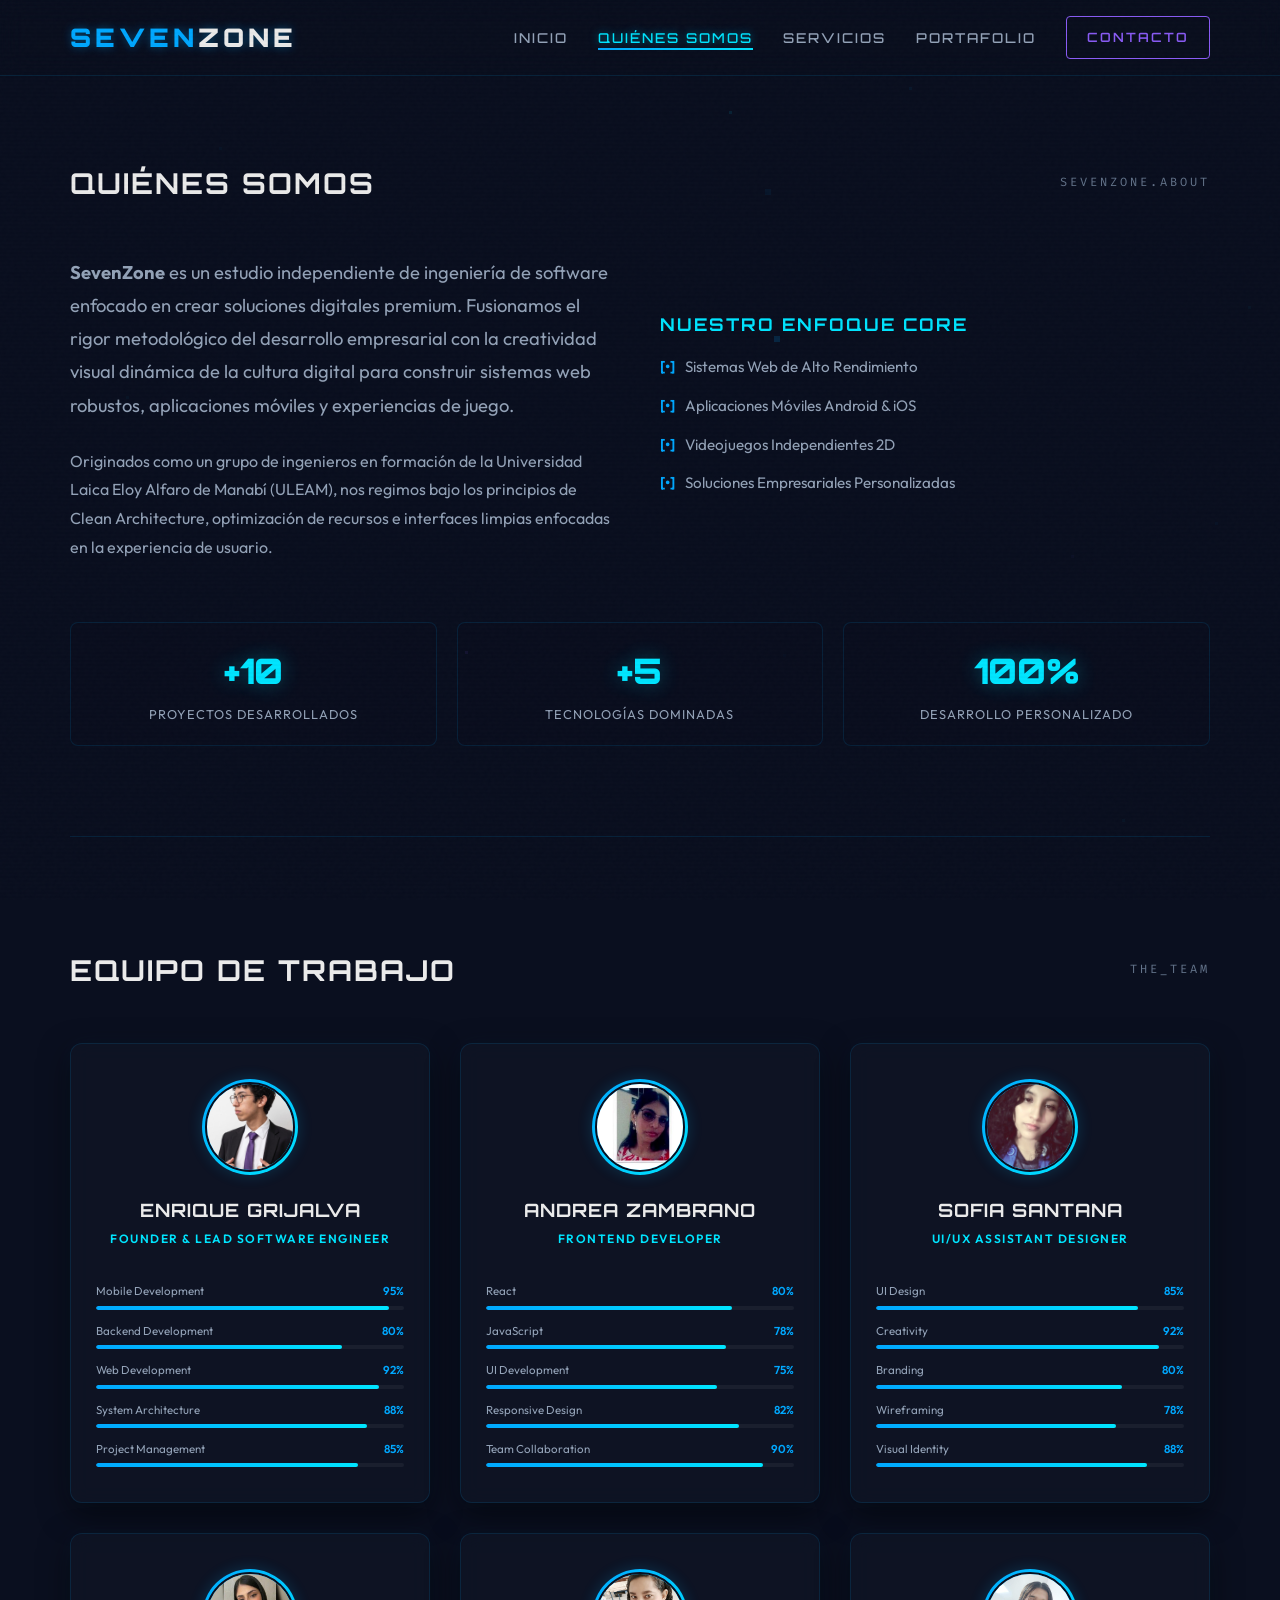
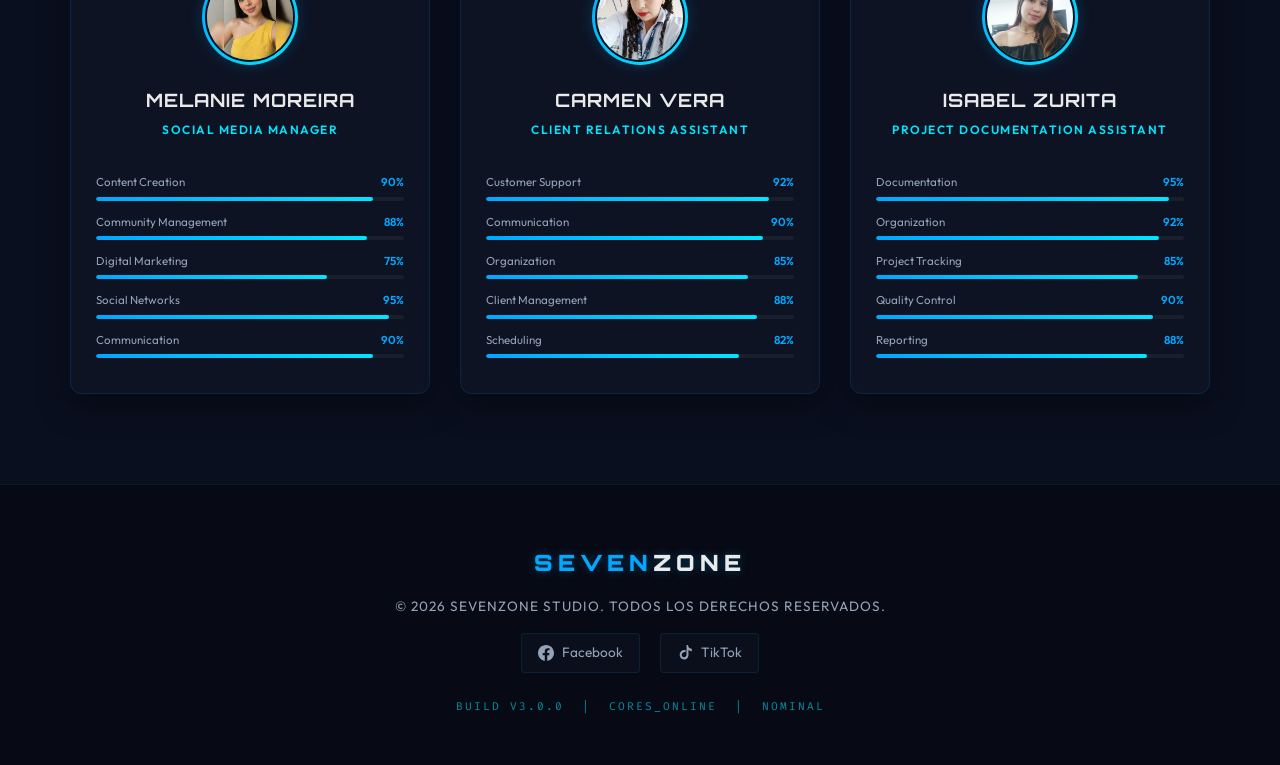
<file: pages/about.html>
<!DOCTYPE html>
<html lang="es">
<head>
    <meta charset="UTF-8">
    <meta name="viewport" content="width=device-width, initial-scale=1.0">
    <title>Quiénes Somos | SevenZone Studio</title>
    <link rel="icon" type="image/png" href="../img/Fabicon/icon.png">
    <link rel="stylesheet" href="../css/main.css">
    <link rel="stylesheet" href="../css/components.css">
    <link rel="stylesheet" href="../css/animations.css">
</head>
<body>

    <!-- Particle Background Canvas -->
    <canvas id="pixel-canvas"></canvas>

    <!-- Navigation Header -->
    <nav class="navbar">
        <div class="container nav-container">
            <a href="../index.html" class="nav-logo">
                <span class="nav-logo-text">SEVEN<span>ZONE</span></span>
            </a>
            <button class="hamburger" aria-label="Abrir menú" aria-expanded="false">
                <span></span>
                <span></span>
                <span></span>
            </button>
            <ul class="nav-menu">
                <li class="nav-item"><a href="../index.html" class="nav-link">Inicio</a></li>
                <li class="nav-item active"><a href="about.html" class="nav-link">Quiénes Somos</a></li>
                <li class="nav-item"><a href="services.html" class="nav-link">Servicios</a></li>
                <li class="nav-item"><a href="projects.html" class="nav-link">Portafolio</a></li>
                <li class="nav-item"><a href="https://wa.me/593986747379" target="_blank" class="nav-cta">Contacto</a></li>
            </ul>
        </div>
    </nav>

    <!-- Main About Section -->
    <main class="container" style="padding-top: 140px; min-height: 80vh;">
        <section id="identity" style="border-bottom: 1px solid var(--border-color); padding-top: 20px;">
            <div class="section-header">
                <h1 class="section-title">Quiénes Somos</h1>
                <span class="section-num">SEVENZONE.ABOUT</span>
            </div>
            
            <div class="grid-2">
                <div class="about-summary reveal delay-1">
                    <p class="about-summary-text">
                        <strong>SevenZone</strong> es un estudio independiente de ingeniería de software enfocado en crear soluciones digitales premium. Fusionamos el rigor metodológico del desarrollo empresarial con la creatividad visual dinámica de la cultura digital para construir sistemas web robustos, aplicaciones móviles y experiencias de juego.
                    </p>
                    <p class="about-summary-text" style="font-size: 1rem;">
                        Originados como un grupo de ingenieros en formación de la Universidad Laica Eloy Alfaro de Manabí (ULEAM), nos regimos bajo los principios de Clean Architecture, optimización de recursos e interfaces limpias enfocadas en la experiencia de usuario.
                    </p>
                </div>
                <div class="reveal delay-2" style="display: flex; flex-direction: column; justify-content: center;">
                    <h3 style="margin-bottom: 15px; font-family: 'Orbitron', sans-serif; font-size: 1.1rem; color: var(--cyan-tech);">NUESTRO ENFOQUE CORE</h3>
                    <ul style="list-style: none; padding-left: 0; color: var(--text-secondary); line-height: 1.9; font-size: 0.95rem;">
                        <li style="margin-bottom: 10px; display: flex; align-items: center; gap: 10px;">
                            <span style="color: var(--blue-electric); font-weight: bold;">[•]</span> Sistemas Web de Alto Rendimiento
                        </li>
                        <li style="margin-bottom: 10px; display: flex; align-items: center; gap: 10px;">
                            <span style="color: var(--blue-electric); font-weight: bold;">[•]</span> Aplicaciones Móviles Android &amp; iOS
                        </li>
                        <li style="margin-bottom: 10px; display: flex; align-items: center; gap: 10px;">
                            <span style="color: var(--blue-electric); font-weight: bold;">[•]</span> Videojuegos Independientes 2D
                        </li>
                        <li style="margin-bottom: 10px; display: flex; align-items: center; gap: 10px;">
                            <span style="color: var(--blue-electric); font-weight: bold;">[•]</span> Soluciones Empresariales Personalizadas
                        </li>
                    </ul>
                </div>
            </div>

            <!-- Stats board -->
            <div class="about-stats reveal delay-3" style="margin-top: 60px;">
                <div class="stat-card">
                    <div class="stat-number">+10</div>
                    <div class="stat-label">Proyectos Desarrollados</div>
                </div>
                <div class="stat-card">
                    <div class="stat-number">+5</div>
                    <div class="stat-label">Tecnologías Dominadas</div>
                </div>
                <div class="stat-card">
                    <div class="stat-number">100%</div>
                    <div class="stat-label">Desarrollo Personalizado</div>
                </div>
            </div>
        </section>

        <!-- Dynamic Team Section -->
        <section id="equipo" style="border-bottom: none;">
            <div class="section-header">
                <h2 class="section-title">Equipo de Trabajo</h2>
                <span class="section-num">THE_TEAM</span>
            </div>
            
            <div class="grid-3" id="team-grid">
                <!-- Team cards dynamically loaded from JSON / Fallback -->
                <div style="grid-column: 1 / -1; text-align: center; color: var(--text-secondary); padding: 40px;">
                    Cargando nómina de ingenieros...
                </div>
            </div>
        </section>
    </main>

    <!-- Footer -->
    <footer>
        <p class="footer-brand">SEVEN<span>ZONE</span></p>
        <p>&copy; 2026 SEVENZONE STUDIO. TODOS LOS DERECHOS RESERVADOS.</p>
        
        <div class="footer-socials">
            <a href="https://www.facebook.com/profile.php?id=61589449919300" target="_blank" class="interactive">
                <svg width="16" height="16" fill="currentColor" viewBox="0 0 24 24" class="social-icon">
                    <path d="M24 12.073c0-6.627-5.373-12-12-12s-12 5.373-12 12c0 5.99 4.388 10.954 10.125 11.854v-8.385H7.078v-3.47h3.047V9.43c0-3.007 1.792-4.669 4.533-4.669 1.312 0 2.686.235 2.686.235v2.953H15.83c-1.491 0-1.956.925-1.956 1.874v2.25h3.328l-.532 3.47h-2.796v8.385C19.612 23.027 24 18.062 24 12.073z"/>
                </svg>
                Facebook
            </a>
            <a href="https://tiktok.com/@_sevenzone" target="_blank" class="interactive">
                <svg width="16" height="16" fill="currentColor" viewBox="0 0 24 24" class="social-icon">
                    <path d="M12.525.02c1.31-.02 2.61-.01 3.91-.02.08 1.53.63 3.02 1.76 4.05 1.13.97 2.62 1.48 4.12 1.54V9.5c-1.78-.06-3.5-.73-4.83-1.92-.09-.08-.17-.18-.28-.3v7.41c.07 1.83-.54 3.73-1.84 5.06-1.58 1.57-3.95 2.27-6.14 1.77-2.3-.53-4.22-2.39-4.84-4.66-.75-2.65-.01-5.74 1.95-7.66 1.71-1.68 4.29-2.28 6.57-1.5v3.13c-1.54-.42-3.28-.08-4.5 1-1.04.91-1.53 2.37-1.28 3.73.28 1.48 1.52 2.69 3.01 2.89 1.63.2 3.25-.66 3.86-2.18.2-.5.28-1.06.28-1.6V.02z"/>
                </svg>
                TikTok
            </a>
        </div>

        <p class="sys-log" style="margin-top: 25px;">BUILD v3.0.0 &nbsp;|&nbsp; CORES_ONLINE &nbsp;|&nbsp; NOMINAL</p>
    </footer>

    <!-- Scripts -->
    <script src="../js/app.js"></script>
    <script src="../js/effects.js"></script>
    <script>
        document.addEventListener('DOMContentLoaded', () => {
            fetch('../data/team.json')
                .then(res => {
                    if (!res.ok) throw new Error('CORS or Network error');
                    return res.json();
                })
                .then(team => {
                    renderTeamCards(team);
                })
                .catch(err => {
                    console.warn('Loading local team fallback due to CORS policies.');
                    const fallbackTeam = [
                      {
                        "id": "enrique",
                        "name": "Enrique Grijalva",
                        "role": "Founder & Lead Software Engineer",
                        "photo": "img/Perfil/logo1.jpeg",
                        "skills": [
                          { "name": "Mobile Development", "percentage": 95 },
                          { "name": "Backend Development", "percentage": 80 },
                          { "name": "Web Development", "percentage": 92 },
                          { "name": "System Architecture", "percentage": 88 },
                          { "name": "Project Management", "percentage": 85 }
                        ]
                      },
                      {
                        "id": "andrea",
                        "name": "Andrea Zambrano",
                        "role": "Frontend Developer",
                        "photo": "img/Perfil/logo2.jpeg",
                        "skills": [
                          { "name": "React", "percentage": 80 },
                          { "name": "JavaScript", "percentage": 78 },
                          { "name": "UI Development", "percentage": 75 },
                          { "name": "Responsive Design", "percentage": 82 },
                          { "name": "Team Collaboration", "percentage": 90 }
                        ]
                      },
                      {
                        "id": "sofia",
                        "name": "Sofia Santana",
                        "role": "UI/UX Assistant Designer",
                        "photo": "img/Perfil/logo3.jpeg",
                        "skills": [
                          { "name": "UI Design", "percentage": 85 },
                          { "name": "Creativity", "percentage": 92 },
                          { "name": "Branding", "percentage": 80 },
                          { "name": "Wireframing", "percentage": 78 },
                          { "name": "Visual Identity", "percentage": 88 }
                        ]
                      },
                      {
                        "id": "melanie",
                        "name": "Melanie Moreira",
                        "role": "Social Media Manager",
                        "photo": "img/Perfil/logo4.jpeg",
                        "skills": [
                          { "name": "Content Creation", "percentage": 90 },
                          { "name": "Community Management", "percentage": 88 },
                          { "name": "Digital Marketing", "percentage": 75 },
                          { "name": "Social Networks", "percentage": 95 },
                          { "name": "Communication", "percentage": 90 }
                        ]
                      },
                      {
                        "id": "carmen",
                        "name": "Carmen Vera",
                        "role": "Client Relations Assistant",
                        "photo": "img/Perfil/logo5.jpeg",
                        "skills": [
                          { "name": "Customer Support", "percentage": 92 },
                          { "name": "Communication", "percentage": 90 },
                          { "name": "Organization", "percentage": 85 },
                          { "name": "Client Management", "percentage": 88 },
                          { "name": "Scheduling", "percentage": 82 }
                        ]
                      },
                      {
                        "id": "isabel",
                        "name": "Isabel Zurita",
                        "role": "Project Documentation Assistant",
                        "photo": "img/Perfil/logo6.jpeg",
                        "skills": [
                          { "name": "Documentation", "percentage": 95 },
                          { "name": "Organization", "percentage": 92 },
                          { "name": "Project Tracking", "percentage": 85 },
                          { "name": "Quality Control", "percentage": 90 },
                          { "name": "Reporting", "percentage": 88 }
                        ]
                      }
                    ];
                    renderTeamCards(fallbackTeam);
                });
        });

        function renderTeamCards(team) {
            const grid = document.getElementById('team-grid');
            grid.innerHTML = '';
            
            team.forEach((member, idx) => {
                const card = document.createElement('div');
                card.className = `card team-card reveal delay-${(idx % 3) + 1}`;
                card.setAttribute('data-tilt', '');

                card.innerHTML = `
                    <div class="scan-line"></div>
                    <div class="team-photo-wrap">
                        <img src="../${member.photo}" alt="${member.name}" loading="lazy">
                    </div>
                    <div class="team-info">
                        <h3 class="team-name">${member.name}</h3>
                        <p class="team-role">${member.role}</p>
                    </div>
                    <div class="team-skills">
                        ${member.skills.map(s => `
                            <div class="skill-group">
                                <div class="skill-label">
                                    <span>${s.name}</span>
                                    <span class="skill-pct">${s.percentage}%</span>
                                </div>
                                <div class="skill-bar">
                                    <div class="skill-progress" data-width="${s.percentage}"></div>
                                </div>
                            </div>
                        `).join('')}
                    </div>
                `;
                grid.appendChild(card);
            });

            // Trigger skill bar animation using IntersectionObserver
            const skillObserver = new IntersectionObserver(entries => {
                entries.forEach(entry => {
                    if (entry.isIntersecting) {
                        entry.target.querySelectorAll('.skill-progress').forEach((bar, i) => {
                            const width = bar.getAttribute('data-width');
                            setTimeout(() => {
                                bar.style.width = width + '%';
                            }, i * 100);
                        });
                        skillObserver.unobserve(entry.target);
                    }
                });
            }, { threshold: 0.15 });

            document.querySelectorAll('.team-card').forEach(card => {
                if (card.querySelector('.skill-progress')) {
                    skillObserver.observe(card);
                }
            });

            // Reinitialize Tilt Effect
            if (window.init3DTilt) window.init3DTilt();
            if (window.initScrollReveal) window.initScrollReveal();
        }
    </script>
</body>
</html>
</file>
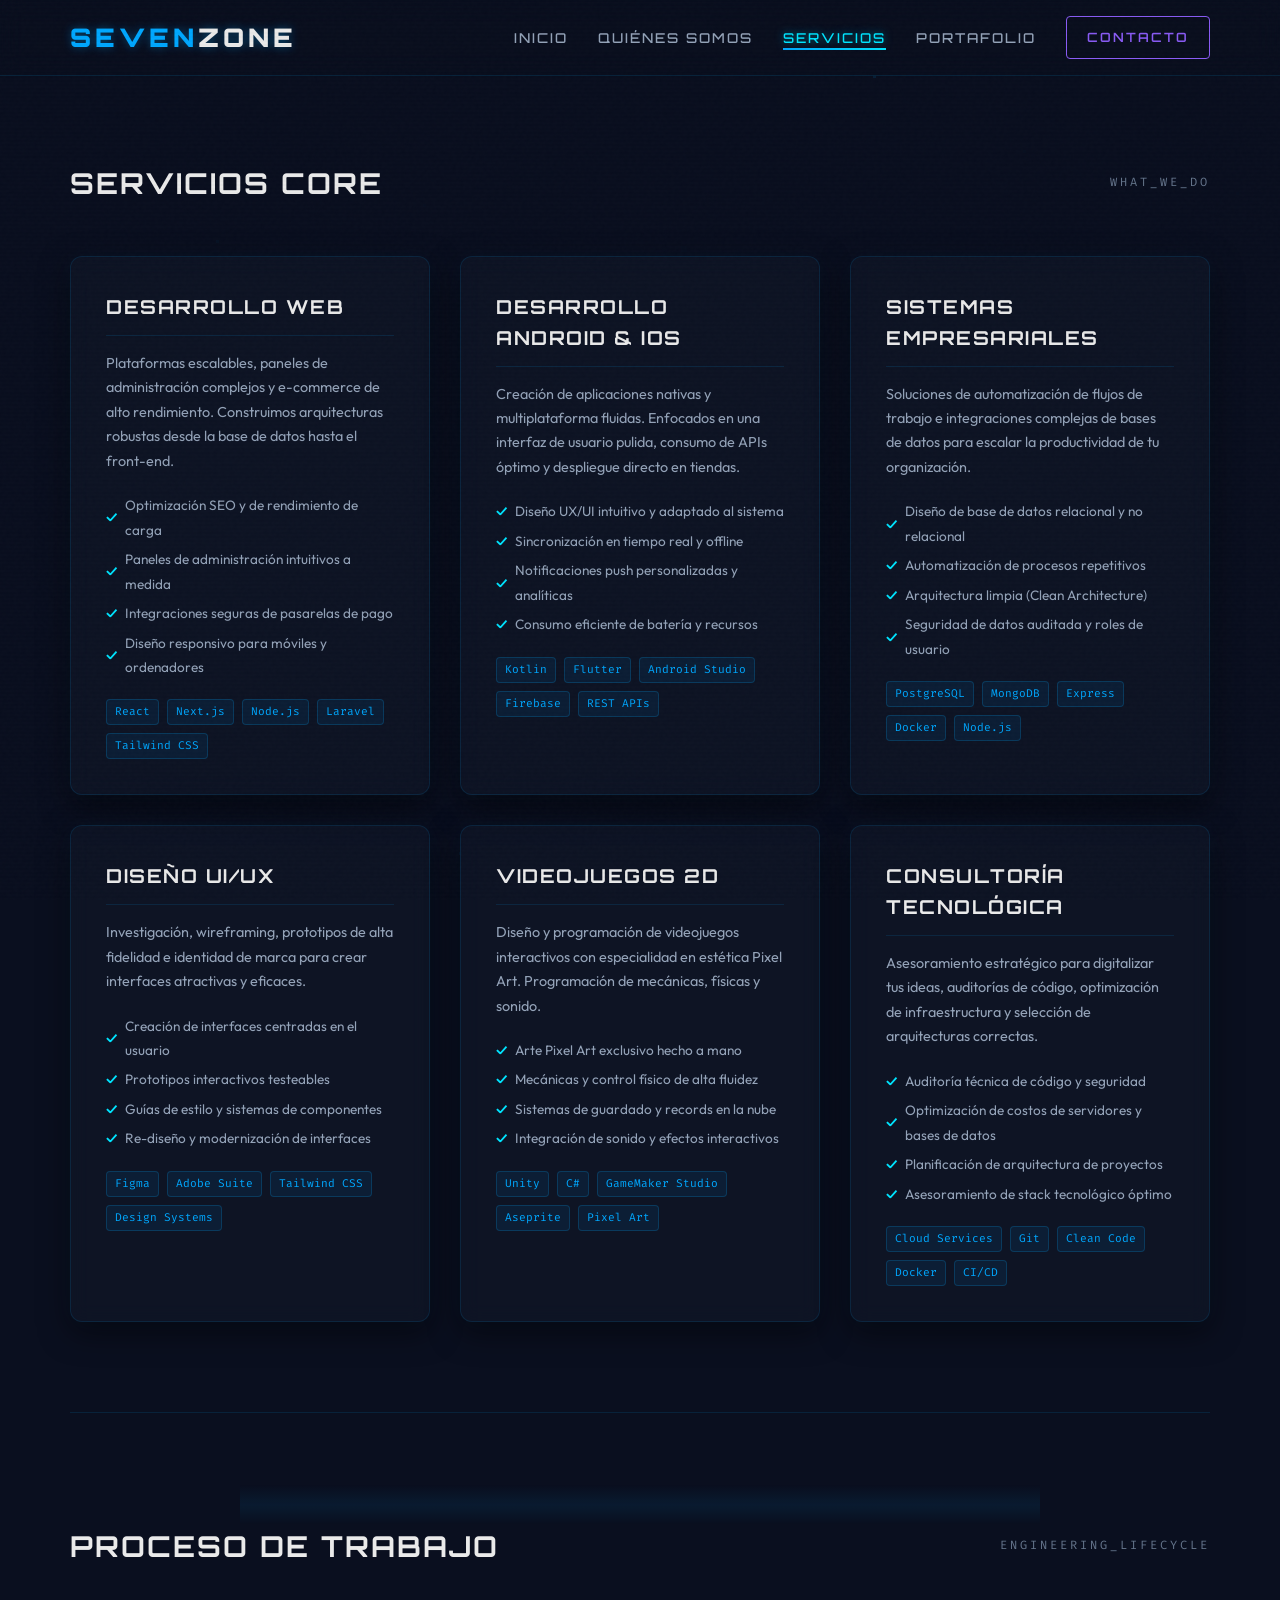
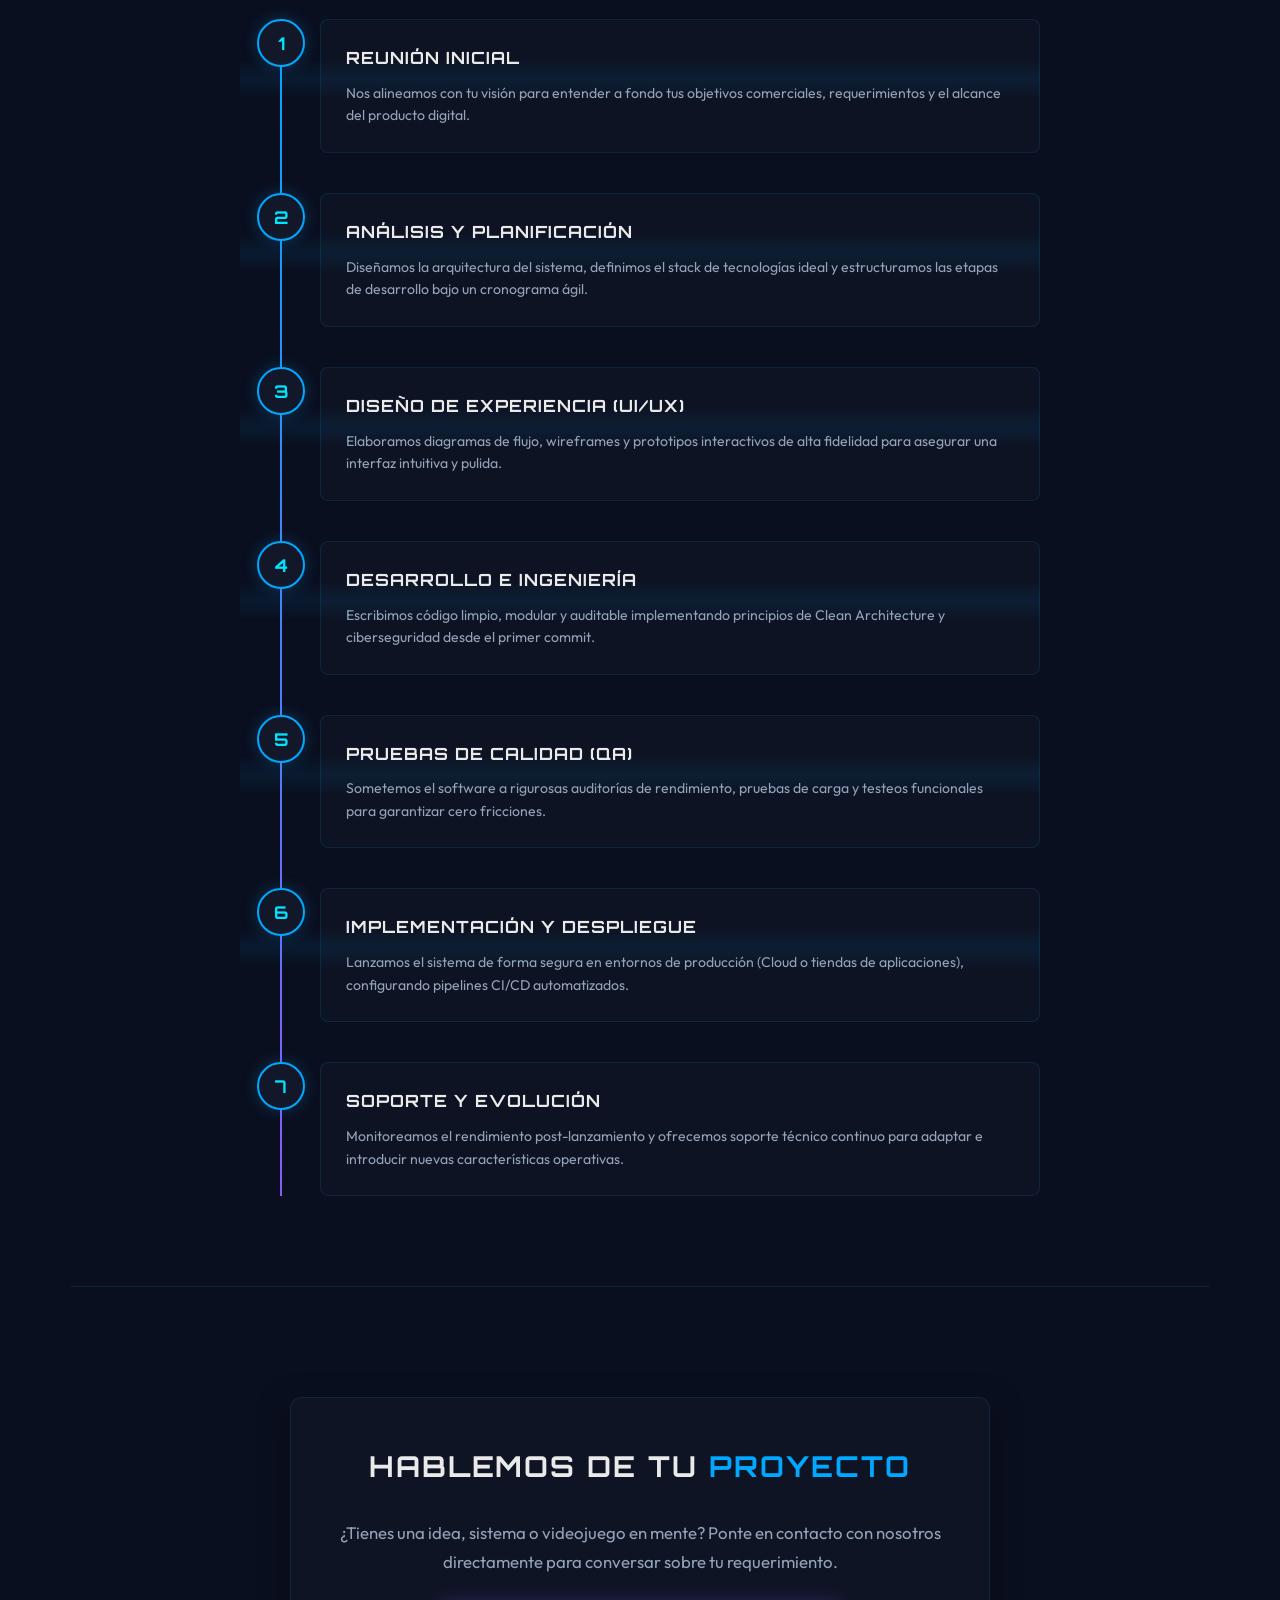
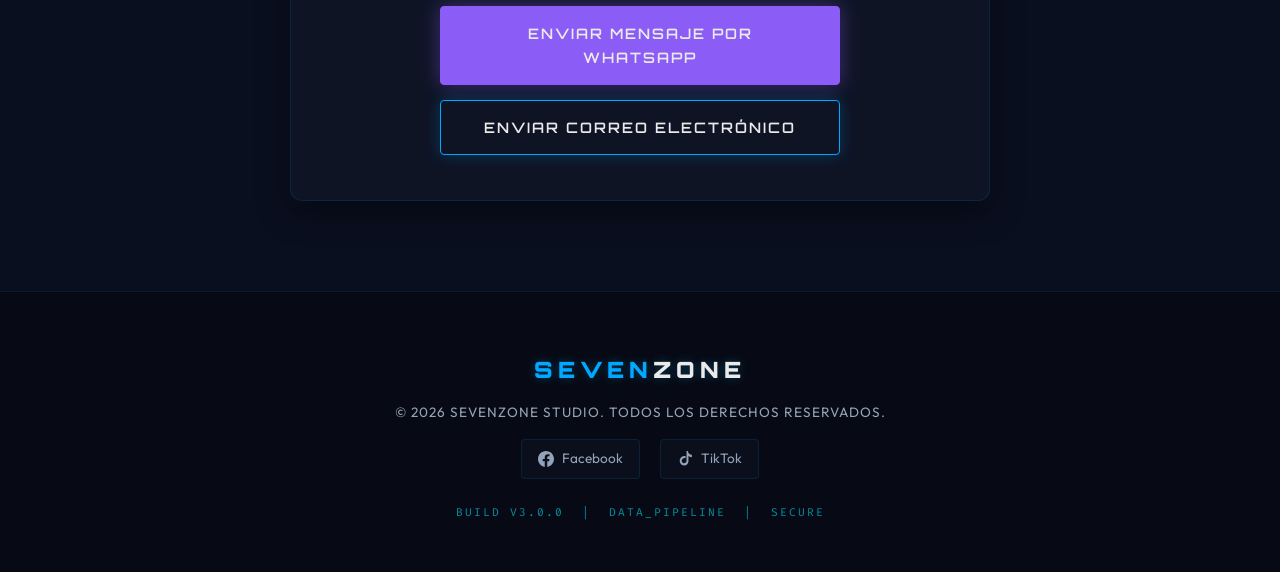
<file: pages/services.html>
<!DOCTYPE html>
<html lang="es">
<head>
    <meta charset="UTF-8">
    <meta name="viewport" content="width=device-width, initial-scale=1.0">
    <title>Servicios | SevenZone Studio</title>
    <link rel="icon" type="image/png" href="../img/Fabicon/icon.png">
    <link rel="stylesheet" href="../css/main.css">
    <link rel="stylesheet" href="../css/components.css">
    <link rel="stylesheet" href="../css/animations.css">
</head>
<body>

    <!-- Particle Background Canvas -->
    <canvas id="pixel-canvas"></canvas>

    <!-- Navigation Header -->
    <nav class="navbar">
        <div class="container nav-container">
            <a href="../index.html" class="nav-logo">
                <span class="nav-logo-text">SEVEN<span>ZONE</span></span>
            </a>
            <button class="hamburger" aria-label="Abrir menú" aria-expanded="false">
                <span></span>
                <span></span>
                <span></span>
            </button>
            <ul class="nav-menu">
                <li class="nav-item"><a href="../index.html" class="nav-link">Inicio</a></li>
                <li class="nav-item"><a href="about.html" class="nav-link">Quiénes Somos</a></li>
                <li class="nav-item active"><a href="services.html" class="nav-link">Servicios</a></li>
                <li class="nav-item"><a href="projects.html" class="nav-link">Portafolio</a></li>
                <li class="nav-item"><a href="https://wa.me/593986747379" target="_blank" class="nav-cta">Contacto</a></li>
            </ul>
        </div>
    </nav>

    <!-- Main Content Container -->
    <main class="container" style="padding-top: 140px; min-height: 80vh;">
        
        <!-- Services Section -->
        <section id="servicios-completo" style="border-bottom: 1px solid var(--border-color); padding-top: 20px;">
            <div class="section-header">
                <h1 class="section-title">Servicios Core</h1>
                <span class="section-num">WHAT_WE_DO</span>
            </div>
            
            <div class="grid-3" id="services-grid">
                <!-- Services dynamically loaded from JSON / Fallback -->
                <div style="grid-column: 1 / -1; text-align: center; color: var(--text-secondary); padding: 40px;">
                    Desplegando catálogo de ingeniería...
                </div>
            </div>
        </section>

        <!-- Work Process Section -->
        <section id="proceso" style="border-bottom: 1px solid var(--border-color);">
            <div class="section-header">
                <h2 class="section-title">Proceso de Trabajo</h2>
                <span class="section-num">ENGINEERING_LIFECYCLE</span>
            </div>
            
            <div class="timeline">
                <div class="timeline-item reveal delay-1">
                    <div class="scan-line"></div>
                    <div class="timeline-number">1</div>
                    <div class="timeline-card">
                        <h3>Reunión Inicial</h3>
                        <p>Nos alineamos con tu visión para entender a fondo tus objetivos comerciales, requerimientos y el alcance del producto digital.</p>
                    </div>
                </div>

                <div class="timeline-item reveal delay-2">
                    <div class="scan-line"></div>
                    <div class="timeline-number">2</div>
                    <div class="timeline-card">
                        <h3>Análisis y Planificación</h3>
                        <p>Diseñamos la arquitectura del sistema, definimos el stack de tecnologías ideal y estructuramos las etapas de desarrollo bajo un cronograma ágil.</p>
                    </div>
                </div>

                <div class="timeline-item reveal delay-3">
                    <div class="scan-line"></div>
                    <div class="timeline-number">3</div>
                    <div class="timeline-card">
                        <h3>Diseño de Experiencia (UI/UX)</h3>
                        <p>Elaboramos diagramas de flujo, wireframes y prototipos interactivos de alta fidelidad para asegurar una interfaz intuitiva y pulida.</p>
                    </div>
                </div>

                <div class="timeline-item reveal delay-4">
                    <div class="scan-line"></div>
                    <div class="timeline-number">4</div>
                    <div class="timeline-card">
                        <h3>Desarrollo e Ingeniería</h3>
                        <p>Escribimos código limpio, modular y auditable implementando principios de Clean Architecture y ciberseguridad desde el primer commit.</p>
                    </div>
                </div>

                <div class="timeline-item reveal delay-1">
                    <div class="scan-line"></div>
                    <div class="timeline-number">5</div>
                    <div class="timeline-card">
                        <h3>Pruebas de Calidad (QA)</h3>
                        <p>Sometemos el software a rigurosas auditorías de rendimiento, pruebas de carga y testeos funcionales para garantizar cero fricciones.</p>
                    </div>
                </div>

                <div class="timeline-item reveal delay-2">
                    <div class="scan-line"></div>
                    <div class="timeline-number">6</div>
                    <div class="timeline-card">
                        <h3>Implementación y Despliegue</h3>
                        <p>Lanzamos el sistema de forma segura en entornos de producción (Cloud o tiendas de aplicaciones), configurando pipelines CI/CD automatizados.</p>
                    </div>
                </div>

                <div class="timeline-item reveal delay-3">
                    <div class="scan-line"></div>
                    <div class="timeline-number">7</div>
                    <div class="timeline-card">
                        <h3>Soporte y Evolución</h3>
                        <p>Monitoreamos el rendimiento post-lanzamiento y ofrecemos soporte técnico continuo para adaptar e introducir nuevas características operativas.</p>
                    </div>
                </div>
            </div>
        </section>

        <!-- Contact Section -->
        <section id="contacto" style="border-bottom: none;">
            <div class="quote-box reveal delay-1" style="text-align: center;">
                <h2>Hablemos de tu <span>Proyecto</span></h2>
                <p style="color: var(--text-secondary); margin-bottom: 30px; font-size: 1.05rem; line-height: 1.7;">
                    ¿Tienes una idea, sistema o videojuego en mente? Ponte en contacto con nosotros directamente para conversar sobre tu requerimiento.
                </p>
                <div style="display: flex; flex-direction: column; gap: 15px; max-width: 400px; margin: 0 auto;">
                    <a href="https://wa.me/593986747379" target="_blank" class="btn btn-primary" style="width: 100%; text-decoration: none;">
                        Enviar Mensaje por WhatsApp
                    </a>
                    <a href="mailto:scissorseven1603@gmail.com" class="btn btn-secondary" style="width: 100%; text-decoration: none;">
                        Enviar Correo Electrónico
                    </a>
                </div>
            </div>
        </section>
        
    </main>

    <!-- Footer -->
    <footer>
        <p class="footer-brand">SEVEN<span>ZONE</span></p>
        <p>&copy; 2026 SEVENZONE STUDIO. TODOS LOS DERECHOS RESERVADOS.</p>
        
        <div class="footer-socials">
            <a href="https://www.facebook.com/profile.php?id=61589449919300" target="_blank" class="interactive">
                <svg width="16" height="16" fill="currentColor" viewBox="0 0 24 24" class="social-icon">
                    <path d="M24 12.073c0-6.627-5.373-12-12-12s-12 5.373-12 12c0 5.99 4.388 10.954 10.125 11.854v-8.385H7.078v-3.47h3.047V9.43c0-3.007 1.792-4.669 4.533-4.669 1.312 0 2.686.235 2.686.235v2.953H15.83c-1.491 0-1.956.925-1.956 1.874v2.25h3.328l-.532 3.47h-2.796v8.385C19.612 23.027 24 18.062 24 12.073z"/>
                </svg>
                Facebook
            </a>
            <a href="https://tiktok.com/@_sevenzone" target="_blank" class="interactive">
                <svg width="16" height="16" fill="currentColor" viewBox="0 0 24 24" class="social-icon">
                    <path d="M12.525.02c1.31-.02 2.61-.01 3.91-.02.08 1.53.63 3.02 1.76 4.05 1.13.97 2.62 1.48 4.12 1.54V9.5c-1.78-.06-3.5-.73-4.83-1.92-.09-.08-.17-.18-.28-.3v7.41c.07 1.83-.54 3.73-1.84 5.06-1.58 1.57-3.95 2.27-6.14 1.77-2.3-.53-4.22-2.39-4.84-4.66-.75-2.65-.01-5.74 1.95-7.66 1.71-1.68 4.29-2.28 6.57-1.5v3.13c-1.54-.42-3.28-.08-4.5 1-1.04.91-1.53 2.37-1.28 3.73.28 1.48 1.52 2.69 3.01 2.89 1.63.2 3.25-.66 3.86-2.18.2-.5.28-1.06.28-1.6V.02z"/>
                </svg>
                TikTok
            </a>
        </div>

        <p class="sys-log" style="margin-top: 25px;">BUILD v3.0.0 &nbsp;|&nbsp; DATA_PIPELINE &nbsp;|&nbsp; SECURE</p>
    </footer>

    <!-- Scripts -->
    <script src="../js/app.js"></script>
    <script src="../js/effects.js"></script>
    <script>
        document.addEventListener('DOMContentLoaded', () => {
            fetch('../data/services.json')
                .then(res => {
                    if (!res.ok) throw new Error('CORS or Network error');
                    return res.json();
                })
                .then(services => {
                    renderServices(services);
                })
                .catch(err => {
                    console.warn('Loading local services fallback due to CORS policies.');
                    const fallbackServices = [
                      {
                        "id": "web-dev",
                        "name": "Desarrollo Web",
                        "icon": "globe",
                        "description": "Plataformas escalables, paneles de administración complejos y e-commerce de alto rendimiento. Construimos arquitecturas robustas desde la base de datos hasta el front-end.",
                        "tech": ["React", "Next.js", "Node.js", "Laravel", "Tailwind CSS"],
                        "features": [
                          "Optimización SEO y de rendimiento de carga",
                          "Paneles de administración intuitivos a medida",
                          "Integraciones seguras de pasarelas de pago",
                          "Diseño responsivo para móviles y ordenadores"
                        ]
                      },
                      {
                        "id": "mobile-dev",
                        "name": "Desarrollo Android & iOS",
                        "icon": "smartphone",
                        "description": "Creación de aplicaciones nativas y multiplataforma fluidas. Enfocados en una interfaz de usuario pulida, consumo de APIs óptimo y despliegue directo en tiendas.",
                        "tech": ["Kotlin", "Flutter", "Android Studio", "Firebase", "REST APIs"],
                        "features": [
                          "Diseño UX/UI intuitivo y adaptado al sistema",
                          "Sincronización en tiempo real y offline",
                          "Notificaciones push personalizadas y analíticas",
                          "Consumo eficiente de batería y recursos"
                        ]
                      },
                      {
                        "id": "enterprise-sys",
                        "name": "Sistemas Empresariales",
                        "icon": "database",
                        "description": "Soluciones de automatización de flujos de trabajo e integraciones complejas de bases de datos para escalar la productividad de tu organización.",
                        "tech": ["PostgreSQL", "MongoDB", "Express", "Docker", "Node.js"],
                        "features": [
                          "Diseño de base de datos relacional y no relacional",
                          "Automatización de procesos repetitivos",
                          "Arquitectura limpia (Clean Architecture)",
                          "Seguridad de datos auditada y roles de usuario"
                        ]
                      },
                      {
                        "id": "ui-ux",
                        "name": "Diseño UI/UX",
                        "icon": "figma",
                        "description": "Investigación, wireframing, prototipos de alta fidelidad e identidad de marca para crear interfaces atractivas y eficaces.",
                        "tech": ["Figma", "Adobe Suite", "Tailwind CSS", "Design Systems"],
                        "features": [
                          "Creación de interfaces centradas en el usuario",
                          "Prototipos interactivos testeables",
                          "Guías de estilo y sistemas de componentes",
                          "Re-diseño y modernización de interfaces"
                        ]
                      },
                      {
                        "id": "game-dev",
                        "name": "Videojuegos 2D",
                        "icon": "gamepad",
                        "description": "Diseño y programación de videojuegos interactivos con especialidad en estética Pixel Art. Programación de mecánicas, físicas y sonido.",
                        "tech": ["Unity", "C#", "GameMaker Studio", "Aseprite", "Pixel Art"],
                        "features": [
                          "Arte Pixel Art exclusivo hecho a mano",
                          "Mecánicas y control físico de alta fluidez",
                          "Sistemas de guardado y records en la nube",
                          "Integración de sonido y efectos interactivos"
                        ]
                      },
                      {
                        "id": "tech-consulting",
                        "name": "Consultoría Tecnológica",
                        "icon": "users",
                        "description": "Asesoramiento estratégico para digitalizar tus ideas, auditorías de código, optimización de infraestructura y selección de arquitecturas correctas.",
                        "tech": ["Cloud Services", "Git", "Clean Code", "Docker", "CI/CD"],
                        "features": [
                          "Auditoría técnica de código y seguridad",
                          "Optimización de costos de servidores y bases de datos",
                          "Planificación de arquitectura de proyectos",
                          "Asesoramiento de stack tecnológico óptimo"
                        ]
                      }
                    ];
                    renderServices(fallbackServices);
                });
        });

        function renderServices(services) {
            const grid = document.getElementById('services-grid');
            grid.innerHTML = '';
            
            services.forEach((service, idx) => {
                const card = document.createElement('div');
                card.className = `card service-card reveal delay-${(idx % 3) + 1}`;
                card.setAttribute('data-tilt', '');

                card.innerHTML = `
                    <div class="scan-line"></div>
                    <h3>${service.name}</h3>
                    <p>${service.description}</p>
                    
                    <ul style="list-style: none; padding-left: 0; margin-bottom: 20px; font-size: 0.85rem; color: var(--text-secondary); line-height: 1.8;">
                        ${service.features.map(f => `
                            <li style="margin-bottom: 5px; display: flex; align-items: center; gap: 8px;">
                                <span style="color: var(--cyan-tech); font-weight: bold;">✓</span> ${f}
                            </li>
                        `).join('')}
                    </ul>

                    <div class="service-tech-tags">
                        ${service.tech.map(t => `<span class="service-tech-tag">${t}</span>`).join('')}
                    </div>
                `;
                grid.appendChild(card);
            });

            // Reinitialize Tilt & Scroll observers
            if (window.init3DTilt) window.init3DTilt();
            if (window.initScrollReveal) window.initScrollReveal();
        }
    </script>
</body>
</html>
</file>
<file: css/main.css>
/* ==========================================================================
   SEVENZONE DESIGN SYSTEM & GLOBAL STYLES
   ========================================================================== */

@import url('https://fonts.googleapis.com/css2?family=Fira+Code:wght@300;400;500;700&family=Orbitron:wght@400;500;700;900&family=Outfit:wght@300;400;500;600;700;800&display=swap');

:root {
    /* Color Palette */
    --bg-primary: #0A0F1F;       /* Deep tech dark blue (70% weight) */
    --bg-secondary: #121829;     /* Deep card navy */
    --bg-tertiary: #070A14;      /* Pure dark dark blue */
    
    --blue-electric: #00A8FF;    /* Primary active highlights (20% weight) */
    --cyan-tech: #00E5FF;        /* Secondary active details & badges */
    --purple-accent: #8B5CF6;    /* Accent highlights (10% weight) - strictly hover/borders/glows */
    
    --text-primary: #EAEAEA;     /* Clear readable white */
    --text-secondary: #94A3B8;   /* Slate blue muted text */
    --text-muted: #64748B;       /* Deep slate grey */
    
    --border-color: rgba(0, 168, 255, 0.12); /* Subtle blue tech border */
    --border-hover: rgba(139, 92, 246, 0.35); /* Purple accent hover border */
    
    /* Glow Effects */
    --glow-blue: 0 0 15px rgba(0, 168, 255, 0.25);
    --glow-cyan: 0 0 20px rgba(0, 229, 255, 0.3);
    --glow-purple: 0 0 20px rgba(139, 92, 246, 0.4);
    --glow-card: 0 10px 30px rgba(0, 0, 0, 0.5), 0 0 20px rgba(0, 168, 255, 0.05);
    
    /* Layout & Radius */
    --card-radius: 12px;
    --transition-speed: 0.3s;
    --transition: all 0.3s cubic-bezier(0.25, 0.8, 0.25, 1);
}

/* Base resets */
* {
    margin: 0;
    padding: 0;
    box-sizing: border-box;
    cursor: default;
}

body, a, button, select, input, textarea, [role="button"], .interactive {
    cursor: auto;
}

a, button, [role="button"], select, input, textarea {
    cursor: pointer;
}

html {
    scroll-behavior: smooth;
    background-color: var(--bg-primary);
}

body {
    background-color: var(--bg-primary);
    color: var(--text-primary);
    font-family: 'Outfit', sans-serif;
    line-height: 1.6;
    overflow-x: hidden;
    transition: background-color var(--transition-speed), color var(--transition-speed);
}

/* Headings */
h1, h2, h3, h4, h5, h6 {
    font-family: 'Orbitron', sans-serif;
    text-transform: uppercase;
    letter-spacing: 2px;
    font-weight: 700;
}

/* Background overlay scan lines and noise */
body::after {
    content: "";
    display: block;
    position: fixed;
    inset: 0;
    background: repeating-linear-gradient(0deg, transparent, transparent 2px, rgba(0,0,0,0.015) 2px, rgba(0,0,0,0.015) 4px);
    z-index: 9999;
    pointer-events: none;
}

body::before {
    content: "";
    position: fixed;
    inset: 0;
    background-image: url("data:image/svg+xml,%3Csvg viewBox='0 0 256 256' xmlns='http://www.w3.org/2000/svg'%3E%3Cfilter id='noise'%3E%3CfeTurbulence type='fractalNoise' baseFrequency='0.9' numOctaves='4' stitchTiles='stitch'/%3E%3C/filter%3E%3Crect width='100%25' height='100%25' filter='url(%23noise)' opacity='0.02'/%3E%3C/svg%3E");
    opacity: 0.5;
    z-index: 9998;
    pointer-events: none;
}

/* Particle Canvas */
#pixel-canvas {
    position: fixed;
    inset: 0;
    z-index: 0;
    pointer-events: none;
    opacity: 0.45;
}

.container {
    max-width: 1200px;
    margin: 0 auto;
    padding: 0 30px;
    position: relative;
    z-index: 1;
}

/* ==========================================================================
   NAVIGATION BAR
   ========================================================================== */
.navbar {
    position: fixed;
    top: 0;
    left: 0;
    width: 100%;
    z-index: 999;
    background: rgba(10, 15, 31, 0.8);
    backdrop-filter: blur(12px);
    border-bottom: 1px solid var(--border-color);
    transition: var(--transition);
}

.navbar.scrolled {
    padding: 12px 0;
    background: rgba(7, 10, 20, 0.95);
    box-shadow: 0 10px 30px rgba(0, 0, 0, 0.4), var(--glow-blue);
    border-bottom: 1px solid rgba(0, 168, 255, 0.25);
}

.nav-container {
    display: flex;
    justify-content: space-between;
    align-items: center;
    height: 75px;
}

.nav-logo {
    display: flex;
    align-items: center;
    gap: 10px;
    text-decoration: none;
}

.nav-logo-text {
    font-family: 'Orbitron', sans-serif;
    font-size: 1.6rem;
    font-weight: 900;
    color: var(--blue-electric);
    letter-spacing: 4px;
    text-shadow: 0 0 10px rgba(0, 168, 255, 0.4);
}

.nav-logo-text span {
    color: var(--text-primary);
}

.nav-menu {
    display: flex;
    list-style: none;
    align-items: center;
    gap: 30px;
}

.nav-item {
    position: relative;
}

.nav-link {
    text-decoration: none;
    color: var(--text-secondary);
    font-family: 'Orbitron', sans-serif;
    font-size: 0.85rem;
    font-weight: 500;
    letter-spacing: 2px;
    transition: var(--transition);
    padding: 8px 0;
    text-transform: uppercase;
}

.nav-link:hover, .nav-menu .active .nav-link {
    color: var(--cyan-tech);
    text-shadow: 0 0 8px rgba(0, 229, 255, 0.5);
}

.nav-link::after {
    content: "";
    position: absolute;
    bottom: 0;
    left: 0;
    width: 0;
    height: 2px;
    background: linear-gradient(90deg, var(--blue-electric), var(--cyan-tech));
    transition: var(--transition);
}

.nav-link:hover::after, .nav-menu .active .nav-link::after {
    width: 100%;
}

.nav-cta {
    display: inline-flex;
    align-items: center;
    padding: 10px 20px;
    border: 1px solid var(--purple-accent);
    color: var(--purple-accent);
    background: transparent;
    text-decoration: none;
    font-family: 'Orbitron', sans-serif;
    font-size: 0.8rem;
    letter-spacing: 2px;
    border-radius: 4px;
    font-weight: 600;
    transition: var(--transition);
    text-transform: uppercase;
}

.nav-cta:hover {
    background: var(--purple-accent);
    color: var(--bg-primary);
    box-shadow: var(--glow-purple);
    transform: translateY(-2px);
}

/* Mobile Hamburger Menu */
.hamburger {
    display: none;
    flex-direction: column;
    width: 26px;
    height: 20px;
    justify-content: space-between;
    background: none;
    border: none;
}

.hamburger span {
    display: block;
    height: 2px;
    width: 100%;
    background-color: var(--text-primary);
    border-radius: 2px;
    transition: var(--transition);
}

/* ==========================================================================
   SECTIONS
   ========================================================================== */
section {
    padding: 110px 0 90px;
    border-bottom: 1px solid var(--border-color);
    position: relative;
    z-index: 1;
}

section:last-of-type {
    border-bottom: none;
}

.section-header {
    display: flex;
    align-items: center;
    justify-content: space-between;
    margin-bottom: 50px;
}

.section-title {
    font-size: clamp(1.4rem, 2.5vw, 1.8rem);
    color: var(--text-primary);
    display: flex;
    align-items: center;
    gap: 16px;
}

.section-title .prefix {
    color: var(--blue-electric);
    font-size: 1.3em;
    text-shadow: 0 0 10px rgba(0, 168, 255, 0.4);
    font-weight: 900;
}

.section-num {
    font-family: 'Fira Code', monospace;
    font-size: 0.75rem;
    color: var(--text-muted);
    letter-spacing: 3px;
}

/* Grid System */
.grid-3 {
    display: grid;
    grid-template-columns: repeat(auto-fit, minmax(320px, 1fr));
    gap: 30px;
}

.grid-2 {
    display: grid;
    grid-template-columns: repeat(auto-fit, minmax(450px, 1fr));
    gap: 40px;
}

/* ==========================================================================
   FOOTER
   ========================================================================== */
footer {
    background-color: var(--bg-tertiary);
    border-top: 1px solid var(--border-color);
    padding: 60px 0 40px;
    text-align: center;
    position: relative;
    z-index: 1;
}

footer .footer-brand {
    font-family: 'Orbitron', sans-serif;
    font-size: 1.4rem;
    font-weight: 900;
    letter-spacing: 5px;
    color: var(--blue-electric);
    text-shadow: 0 0 10px rgba(0, 168, 255, 0.3);
    margin-bottom: 15px;
}

footer .footer-brand span {
    color: var(--text-primary);
}

footer p {
    font-size: 0.85rem;
    color: var(--text-secondary);
    letter-spacing: 1px;
    margin-bottom: 10px;
}

footer .sys-log {
    font-family: 'Fira Code', monospace;
    font-size: 0.7rem;
    color: var(--cyan-tech);
    opacity: 0.6;
    letter-spacing: 2px;
    margin-top: 20px;
    text-transform: uppercase;
}

/* ==========================================================================
   MEDIA QUERIES
   ========================================================================== */
@media (max-width: 992px) {
    .hamburger {
        display: flex;
    }
    
    .nav-menu {
        position: fixed;
        top: 75px;
        left: -100%;
        width: 100%;
        height: calc(100vh - 75px);
        background: rgba(10, 15, 31, 0.98);
        backdrop-filter: blur(20px);
        flex-direction: column;
        justify-content: center;
        gap: 40px;
        transition: var(--transition);
        border-top: 1px solid var(--border-color);
    }
    
    .nav-menu.active {
        left: 0;
    }
    
    .nav-link {
        font-size: 1.1rem;
    }
    
    .grid-2 {
        grid-template-columns: 1fr;
    }
}

@media (max-width: 768px) {
    .container {
        padding: 0 20px;
    }
    
    section {
        padding: 80px 0 60px;
    }
}
</file>
<file: css/components.css>
/* ==========================================================================
   SEVENZONE COMPONENTS
   ========================================================================== */

/* ==========================================================================
   HERO / BANNER HOME
   ========================================================================== */
.hero {
    min-height: 90vh;
    display: flex;
    align-items: center;
    padding: 130px 0 80px;
    position: relative;
    overflow: hidden;
}

/* Backlight glowing circle behind hero content */
.hero::before {
    content: "";
    position: absolute;
    top: 30%;
    left: -10%;
    width: 600px;
    height: 600px;
    background: radial-gradient(circle, rgba(0, 168, 255, 0.08) 0%, transparent 70%);
    pointer-events: none;
    z-index: 0;
}

.hero-content {
    max-width: 750px;
    position: relative;
    z-index: 1;
}

.hero-pretitle {
    font-family: 'Orbitron', sans-serif;
    color: var(--cyan-tech);
    font-size: 0.9rem;
    font-weight: 600;
    letter-spacing: 5px;
    margin-bottom: 15px;
    text-transform: uppercase;
    display: inline-block;
    border-bottom: 2px solid var(--blue-electric);
    padding-bottom: 5px;
}

.hero-title {
    font-size: clamp(3rem, 8vw, 5.5rem);
    line-height: 1.05;
    font-weight: 900;
    color: var(--text-primary);
    margin-bottom: 20px;
    letter-spacing: 4px;
}

.hero-title span {
    color: var(--blue-electric);
    text-shadow: var(--glow-blue);
}

.hero-services-list {
    margin: 25px 0 35px;
    list-style: none;
    font-family: 'Orbitron', sans-serif;
    font-size: clamp(1rem, 2.5vw, 1.4rem);
    font-weight: 500;
    letter-spacing: 2px;
    color: var(--text-secondary);
}

.hero-services-list li {
    margin-bottom: 8px;
    display: flex;
    align-items: center;
    gap: 12px;
}

.hero-services-list li::before {
    content: "✓";
    color: var(--cyan-tech);
    text-shadow: var(--glow-cyan);
    font-weight: bold;
}

.hero-tagline {
    font-size: 1.15rem;
    color: var(--text-secondary);
    max-width: 600px;
    line-height: 1.7;
    margin-bottom: 40px;
}

.hero-actions {
    display: flex;
    flex-wrap: wrap;
    gap: 20px;
}

/* ==========================================================================
   BUTTONS
   ========================================================================== */
.btn {
    display: inline-flex;
    align-items: center;
    justify-content: center;
    gap: 10px;
    padding: 15px 32px;
    border-radius: 4px;
    font-family: 'Orbitron', sans-serif;
    font-size: 0.9rem;
    font-weight: 600;
    letter-spacing: 2px;
    text-transform: uppercase;
    text-decoration: none;
    transition: var(--transition);
    position: relative;
    overflow: hidden;
}

.btn::before {
    content: "";
    position: absolute;
    top: 0;
    left: -100%;
    width: 100%;
    height: 100%;
    background: linear-gradient(90deg, transparent, rgba(255, 255, 255, 0.15), transparent);
    transition: left 0.6s ease;
}

.btn:hover::before {
    left: 100%;
}

.btn-primary {
    background: var(--purple-accent);
    color: var(--text-primary);
    border: 1px solid var(--purple-accent);
    box-shadow: var(--glow-purple);
}

.btn-primary:hover {
    background: #9b72f8;
    border-color: #9b72f8;
    box-shadow: 0 0 25px rgba(139, 92, 246, 0.7);
    transform: translateY(-2px);
}

.btn-secondary {
    background: transparent;
    color: var(--text-primary);
    border: 1px solid var(--blue-electric);
    box-shadow: var(--glow-blue);
}

.btn-secondary:hover {
    background: rgba(0, 168, 255, 0.1);
    color: var(--cyan-tech);
    border-color: var(--cyan-tech);
    box-shadow: 0 0 25px rgba(0, 229, 255, 0.4);
    transform: translateY(-2px);
}

/* ==========================================================================
   CARDS GENERAL (Glassmorphism base)
   ========================================================================== */
.card {
    background: rgba(18, 24, 41, 0.6);
    backdrop-filter: blur(10px);
    border: 1px solid var(--border-color);
    border-radius: var(--card-radius);
    padding: 35px;
    position: relative;
    overflow: hidden;
    transition: var(--transition);
    box-shadow: var(--glow-card);
}

.card:hover {
    border-color: var(--border-hover);
    box-shadow: 0 15px 35px rgba(0, 0, 0, 0.6), 0 0 20px rgba(139, 92, 246, 0.15);
    transform: translateY(-5px);
}

/* Corner visual decorations on hover */
.card::before {
    content: "";
    position: absolute;
    top: 6px;
    left: 6px;
    width: 8px;
    height: 8px;
    border-top: 2px solid var(--cyan-tech);
    border-left: 2px solid var(--cyan-tech);
    opacity: 0;
    transition: opacity 0.3s;
}

.card:hover::before {
    opacity: 1;
}

/* ==========================================================================
   QUIENES SOMOS (Summary and badges)
   ========================================================================== */
.about-summary {
    display: flex;
    flex-direction: column;
    gap: 25px;
}

.about-summary-text {
    font-size: 1.15rem;
    color: var(--text-secondary);
    line-height: 1.8;
}

.about-stats {
    display: grid;
    grid-template-columns: repeat(3, 1fr);
    gap: 20px;
    margin-top: 15px;
}

.stat-card {
    background: rgba(10, 15, 31, 0.5);
    border: 1px solid var(--border-color);
    border-radius: 8px;
    padding: 20px;
    text-align: center;
    transition: var(--transition);
}

.stat-card:hover {
    border-color: var(--blue-electric);
    box-shadow: var(--glow-blue);
    transform: translateY(-3px);
}

.stat-number {
    font-family: 'Orbitron', sans-serif;
    font-size: 2.2rem;
    font-weight: 900;
    color: var(--cyan-tech);
    margin-bottom: 5px;
    text-shadow: var(--glow-cyan);
}

.stat-label {
    font-size: 0.8rem;
    color: var(--text-secondary);
    text-transform: uppercase;
    letter-spacing: 1px;
}

/* ==========================================================================
   SERVICES CARDS
   ========================================================================== */
.service-card h3 {
    color: var(--text-primary);
    font-size: 1.2rem;
    letter-spacing: 1.5px;
    margin-bottom: 15px;
    padding-bottom: 12px;
    border-bottom: 1px solid var(--border-color);
    display: flex;
    align-items: center;
    gap: 12px;
}

.service-card h3 i {
    color: var(--blue-electric);
    font-size: 1.4rem;
}

.service-card p {
    color: var(--text-secondary);
    font-size: 0.9rem;
    line-height: 1.7;
    margin-bottom: 20px;
}

.service-tech-tags {
    display: flex;
    flex-wrap: wrap;
    gap: 8px;
    margin-top: 15px;
}

.service-tech-tag {
    font-size: 0.7rem;
    font-family: 'Fira Code', monospace;
    padding: 3px 8px;
    background: rgba(0, 168, 255, 0.08);
    border: 1px solid rgba(0, 168, 255, 0.2);
    color: var(--blue-electric);
    border-radius: 4px;
}

/* ==========================================================================
   PORTFOLIO CARDS
   ========================================================================== */
.portfolio-card {
    border: 1px solid var(--border-color);
    border-radius: var(--card-radius);
    background: var(--bg-secondary);
    overflow: hidden;
    transition: var(--transition);
    display: flex;
    flex-direction: column;
}

.portfolio-card:hover {
    border-color: var(--purple-accent);
    box-shadow: 0 20px 40px rgba(0,0,0,0.6), var(--glow-purple);
    transform: translateY(-5px);
}

.portfolio-img-wrap {
    width: 100%;
    height: 200px;
    overflow: hidden;
    position: relative;
    border-bottom: 1px solid var(--border-color);
}

.portfolio-img-wrap img {
    width: 100%;
    height: 100%;
    object-fit: cover;
    display: block;
    transition: transform 0.6s cubic-bezier(0.25, 0.8, 0.25, 1);
    filter: brightness(0.85) saturate(0.8);
}

.portfolio-card:hover .portfolio-img-wrap img {
    transform: scale(1.06);
    filter: brightness(0.95) saturate(1);
}

.portfolio-hover-overlay {
    position: absolute;
    inset: 0;
    background: rgba(10, 15, 31, 0.6);
    display: flex;
    align-items: center;
    justify-content: center;
    opacity: 0;
    transition: opacity 0.3s ease;
    backdrop-filter: blur(2px);
}

.portfolio-card:hover .portfolio-hover-overlay {
    opacity: 1;
}

.view-project-btn {
    padding: 10px 20px;
    background: var(--bg-primary);
    border: 1px solid var(--cyan-tech);
    color: var(--cyan-tech);
    font-family: 'Orbitron', sans-serif;
    font-size: 0.75rem;
    letter-spacing: 2px;
    border-radius: 4px;
    box-shadow: var(--glow-cyan);
    transition: var(--transition);
    text-transform: uppercase;
}

.portfolio-card:hover .view-project-btn {
    background: var(--cyan-tech);
    color: var(--bg-primary);
    box-shadow: 0 0 15px var(--cyan-tech);
}

.portfolio-body {
    padding: 25px;
    flex-grow: 1;
    display: flex;
    flex-direction: column;
    position: relative;
}

.like-container {
    position: absolute;
    top: 25px;
    right: 25px;
    display: flex;
    align-items: center;
    gap: 6px;
    z-index: 10;
}

.like-btn {
    background: none;
    border: none;
    color: var(--text-muted);
    font-size: 1.3rem;
    transition: var(--transition);
    outline: none;
}

.like-btn:hover {
    transform: scale(1.2);
    color: var(--cyan-tech);
}

.like-btn.active {
    color: #FACC15;
    text-shadow: 0 0 10px rgba(250, 204, 21, 0.5);
    animation: pop 0.4s ease forwards;
}

.like-count {
    font-size: 0.8rem;
    color: var(--text-secondary);
    font-family: 'Fira Code', monospace;
}

.portfolio-category {
    font-family: 'Orbitron', sans-serif;
    font-size: 0.65rem;
    text-transform: uppercase;
    color: var(--cyan-tech);
    letter-spacing: 2px;
    display: block;
    margin-bottom: 8px;
    font-weight: 600;
}

.portfolio-card h3 {
    color: var(--text-primary);
    font-size: 1.25rem;
    margin-bottom: 12px;
    letter-spacing: 1px;
}

.portfolio-card p {
    font-size: 0.88rem;
    color: var(--text-secondary);
    line-height: 1.6;
    margin-bottom: 20px;
}

/* Portfolio Features Checklist */
.portfolio-features {
    list-style: none;
    margin: 15px 0 20px;
    border-top: 1px solid var(--border-color);
    padding-top: 15px;
}

.portfolio-features li {
    font-size: 0.85rem;
    color: var(--text-secondary);
    margin-bottom: 6px;
    display: flex;
    align-items: center;
    gap: 8px;
}

.portfolio-features li::before {
    content: "✓";
    color: var(--cyan-tech);
    font-weight: bold;
}

.tag-container {
    display: flex;
    flex-wrap: wrap;
    gap: 8px;
    margin-top: auto;
}

.tag {
    font-size: 0.65rem;
    font-family: 'Fira Code', monospace;
    padding: 4px 10px;
    border: 1px solid rgba(0, 168, 255, 0.2);
    color: var(--blue-electric);
    border-radius: 4px;
    background: rgba(0, 168, 255, 0.05);
    letter-spacing: 1px;
}

.portfolio-card:hover .tag {
    border-color: rgba(139, 92, 246, 0.3);
    color: var(--purple-accent);
    background: rgba(139, 92, 246, 0.04);
}

/* ==========================================================================
   PORTFOLIO FILTER TABS
   ========================================================================== */
.portfolio-filters {
    display: flex;
    justify-content: center;
    flex-wrap: wrap;
    gap: 15px;
    margin-bottom: 45px;
}

.filter-btn {
    background: rgba(18, 24, 41, 0.5);
    border: 1px solid var(--border-color);
    color: var(--text-secondary);
    padding: 10px 20px;
    border-radius: 4px;
    font-family: 'Orbitron', sans-serif;
    font-size: 0.75rem;
    letter-spacing: 2px;
    transition: var(--transition);
    text-transform: uppercase;
}

.filter-btn:hover, .filter-btn.active {
    background: transparent;
    color: var(--cyan-tech);
    border-color: var(--cyan-tech);
    box-shadow: var(--glow-cyan);
}

/* ==========================================================================
   TEAM CARDS
   ========================================================================== */
.team-card {
    background: rgba(18, 24, 41, 0.5) !important;
    border: 1px solid var(--border-color) !important;
    padding: 35px 25px !important;
    display: flex;
    flex-direction: column;
    align-items: center;
    text-align: center;
}

.team-card:hover {
    border-color: var(--cyan-tech) !important;
    box-shadow: 0 15px 35px rgba(0,0,0,0.6), var(--glow-cyan) !important;
}

.team-photo-wrap {
    width: 96px;
    height: 96px;
    border-radius: 50%;
    padding: 3px;
    background: linear-gradient(135deg, var(--blue-electric), var(--cyan-tech));
    box-shadow: 0 0 15px rgba(0, 168, 255, 0.2);
    margin-bottom: 20px;
    overflow: hidden;
    transition: transform 0.4s ease;
}

.team-card:hover .team-photo-wrap {
    transform: scale(1.05) rotate(5deg);
    box-shadow: 0 0 20px rgba(0, 229, 255, 0.4);
}

.team-photo-wrap img {
    width: 100%;
    height: 100%;
    object-fit: cover;
    border-radius: 50%;
    border: 2px solid var(--bg-primary);
}

.team-name {
    font-size: 1.15rem;
    color: var(--text-primary);
    margin-bottom: 5px;
    font-family: 'Orbitron', sans-serif;
    letter-spacing: 1px;
}

.team-role {
    font-size: 0.75rem;
    color: var(--cyan-tech);
    font-weight: 600;
    margin-bottom: 22px;
    letter-spacing: 1.5px;
    text-transform: uppercase;
}

.team-skills {
    width: 100%;
}

.team-skills .skill-group {
    margin-top: 12px;
}

.team-skills .skill-label {
    display: flex;
    justify-content: space-between;
    font-size: 0.72rem;
    margin-bottom: 5px;
    color: var(--text-secondary);
}

.team-skills .skill-pct {
    color: var(--blue-electric);
    font-weight: 600;
}

.team-skills .skill-bar {
    height: 4px;
    background: rgba(255, 255, 255, 0.05);
    width: 100%;
    border-radius: 2px;
    overflow: hidden;
}

.team-skills .skill-progress {
    height: 100%;
    background: linear-gradient(90deg, var(--blue-electric), var(--cyan-tech));
    width: 0;
    border-radius: 2px;
    transition: width 1.4s cubic-bezier(0.25, 0.8, 0.25, 1);
}

/* ==========================================================================
   WORK PROCESS TIMELINE
   ========================================================================== */
.timeline {
    position: relative;
    max-width: 800px;
    margin: 40px auto 0;
}

.timeline::before {
    content: "";
    position: absolute;
    top: 0;
    left: 40px;
    height: 100%;
    width: 2px;
    background: linear-gradient(180deg, var(--blue-electric), var(--purple-accent));
}

.timeline-item {
    position: relative;
    margin-bottom: 40px;
    padding-left: 80px;
}

.timeline-item:last-child {
    margin-bottom: 0;
}

.timeline-number {
    position: absolute;
    left: 17px;
    top: 0;
    width: 48px;
    height: 48px;
    border-radius: 50%;
    background: var(--bg-secondary);
    border: 2px solid var(--blue-electric);
    color: var(--cyan-tech);
    display: flex;
    align-items: center;
    justify-content: center;
    font-family: 'Orbitron', sans-serif;
    font-weight: 700;
    font-size: 1.1rem;
    box-shadow: var(--glow-blue);
    z-index: 2;
    transition: var(--transition);
}

.timeline-item:hover .timeline-number {
    border-color: var(--purple-accent);
    color: var(--text-primary);
    box-shadow: var(--glow-purple);
    transform: scale(1.1);
}

.timeline-card {
    background: rgba(18, 24, 41, 0.5);
    border: 1px solid var(--border-color);
    padding: 25px;
    border-radius: 8px;
    transition: var(--transition);
}

.timeline-item:hover .timeline-card {
    border-color: var(--border-hover);
    box-shadow: 0 10px 25px rgba(0, 0, 0, 0.4);
}

.timeline-card h3 {
    font-size: 1.05rem;
    color: var(--text-primary);
    margin-bottom: 10px;
    letter-spacing: 1px;
}

.timeline-card p {
    font-size: 0.88rem;
    color: var(--text-secondary);
    line-height: 1.6;
}

/* ==========================================================================
   QUOTE FORM / CONTACT
   ========================================================================== */
.quote-box {
    background: rgba(18, 24, 41, 0.7);
    border: 1px solid var(--border-color);
    border-radius: var(--card-radius);
    padding: 45px;
    box-shadow: var(--glow-card);
    max-width: 700px;
    margin: 0 auto;
}

.quote-box h2 {
    color: var(--text-primary);
    text-align: center;
    margin-bottom: 30px;
    font-size: 1.8rem;
    letter-spacing: 2px;
}

.quote-box h2 span {
    color: var(--blue-electric);
}

.quote-form-group {
    margin-bottom: 22px;
}

.quote-form-group label {
    display: block;
    color: var(--cyan-tech);
    font-size: 0.8rem;
    font-family: 'Orbitron', sans-serif;
    margin-bottom: 8px;
    text-transform: uppercase;
    letter-spacing: 1.5px;
}

.quote-form-group select, 
.quote-form-group input, 
.quote-form-group textarea {
    width: 100%;
    padding: 14px;
    background: rgba(7, 10, 20, 0.6);
    border: 1px solid var(--border-color);
    border-radius: 4px;
    color: var(--text-primary);
    font-family: 'Outfit', sans-serif;
    font-size: 0.9rem;
    transition: var(--transition);
}

.quote-form-group select option {
    background: var(--bg-secondary);
    color: var(--text-primary);
}

.quote-form-group select:focus, 
.quote-form-group input:focus, 
.quote-form-group textarea:focus {
    outline: none;
    border-color: var(--purple-accent);
    box-shadow: 0 0 15px rgba(139, 92, 246, 0.2);
}

.quote-submit {
    width: 100%;
    padding: 16px;
    background: var(--purple-accent);
    color: var(--text-primary);
    border: none;
    border-radius: 4px;
    font-family: 'Orbitron', sans-serif;
    font-weight: 700;
    font-size: 0.95rem;
    letter-spacing: 2px;
    cursor: pointer;
    transition: var(--transition);
    box-shadow: var(--glow-purple);
    text-transform: uppercase;
}

.quote-submit:hover {
    background: #9b72f8;
    box-shadow: 0 0 25px rgba(139, 92, 246, 0.6);
    transform: translateY(-2px);
}

/* ==========================================================================
   MODAL DIALOGS
   ========================================================================== */
.custom-modal {
    position: fixed;
    inset: 0;
    z-index: 11000;
    background: rgba(5, 7, 15, 0.95);
    backdrop-filter: blur(15px);
    display: none;
    align-items: center;
    justify-content: center;
    opacity: 0;
    transition: opacity 0.4s ease;
    padding: 20px;
}

.custom-modal.active {
    display: flex;
    opacity: 1;
}

.modal-container {
    position: relative;
    max-width: 850px;
    width: 100%;
    opacity: 0;
    transform: scale(0.93) translateY(15px);
    transition: transform 0.4s cubic-bezier(0.25, 0.8, 0.25, 1), opacity 0.4s ease;
}

.custom-modal.active .modal-container {
    opacity: 1;
    transform: scale(1) translateY(0);
}

.modal-close {
    position: absolute;
    top: 15px;
    right: 15px;
    background: rgba(18, 24, 41, 0.9);
    border: 1px solid var(--border-color);
    color: var(--text-primary);
    font-size: 1.5rem;
    width: 38px;
    height: 38px;
    border-radius: 50%;
    display: flex;
    align-items: center;
    justify-content: center;
    transition: var(--transition);
    z-index: 12000;
}

.modal-close:hover {
    background: #EF4444;
    color: white;
    border-color: #EF4444;
    box-shadow: 0 0 15px rgba(239, 68, 68, 0.5);
    transform: scale(1.05);
}

/* Carousel in portfolio Modal */
.modal-carousel-viewport {
    position: relative;
    width: 100%;
    height: 50vh;
    min-height: 280px;
    max-height: 480px;
    display: flex;
    align-items: center;
    justify-content: center;
    overflow: hidden;
    border-radius: 8px;
    border: 1px solid var(--border-color);
    background: #05070F;
    box-shadow: 0 20px 50px rgba(0,0,0,0.8);
}

.modal-carousel-viewport img {
    max-width: 90%;
    max-height: 90%;
    object-fit: contain;
    transition: transform 0.5s ease, box-shadow 0.5s ease;
    border-radius: 4px;
    box-shadow: 0 10px 30px rgba(0, 0, 0, 0.6);
}

.modal-carousel-viewport img.zoomed {
    transform: scale(1.3) !important;
    cursor: zoom-out;
    z-index: 10;
}

.modal-nav {
    position: absolute;
    top: 50%;
    transform: translateY(-50%);
    background: rgba(18, 24, 41, 0.85);
    border: 1px solid var(--border-color);
    color: var(--text-primary);
    font-size: 1.8rem;
    width: 46px;
    height: 46px;
    border-radius: 50%;
    display: flex;
    align-items: center;
    justify-content: center;
    transition: var(--transition);
    z-index: 11500;
}

.modal-nav:hover {
    background: var(--blue-electric);
    color: var(--bg-primary);
    border-color: var(--blue-electric);
    box-shadow: var(--glow-blue);
    transform: translateY(-50%) scale(1.1);
}

.modal-nav.prev {
    left: 20px;
}

.modal-nav.next {
    right: 20px;
}

.modal-indicator {
    display: flex;
    gap: 8px;
    margin-top: 15px;
    justify-content: center;
}

.indicator-dot {
    width: 8px;
    height: 8px;
    border-radius: 50%;
    background: rgba(255, 255, 255, 0.2);
    cursor: pointer;
    transition: var(--transition);
}

.indicator-dot.active {
    background: var(--blue-electric);
    box-shadow: var(--glow-blue);
    transform: scale(1.2);
}

.modal-info {
    text-align: center;
    margin-top: 20px;
    max-width: 650px;
    margin-left: auto;
    margin-right: auto;
    padding: 0 10px;
}

.modal-info h3 {
    color: var(--text-primary);
    font-size: 1.4rem;
    letter-spacing: 2px;
    margin-bottom: 10px;
}

.modal-desc-split {
    color: var(--text-secondary);
    font-size: 0.9rem;
    line-height: 1.6;
    margin-bottom: 12px;
}

.modal-desc-en {
    font-size: 0.8rem;
    opacity: 0.65;
    margin-top: 8px;
    border-top: 1px dashed rgba(255, 255, 255, 0.08);
    padding-top: 8px;
}

.modal-meta {
    display: flex;
    justify-content: center;
    flex-wrap: wrap;
    gap: 12px;
    margin-top: 15px;
}

.modal-meta span {
    font-size: 0.68rem;
    font-family: 'Fira Code', monospace;
    padding: 4px 12px;
    border: 1px solid var(--border-color);
    border-radius: 4px;
    color: var(--cyan-tech);
}

/* ==========================================================================
   PRODUCT CARDS (Featured Products)
   ========================================================================== */
.products-grid {
    display: grid;
    grid-template-columns: repeat(auto-fit, minmax(260px, 1fr));
    gap: 24px;
    margin-top: 20px;
}

.product-card {
    background: rgba(18, 24, 41, 0.5);
    border: 1px solid var(--border-color);
    border-radius: var(--card-radius);
    padding: 35px 25px;
    display: flex;
    flex-direction: column;
    align-items: center;
    text-align: center;
    transition: var(--transition);
}

.product-card:hover {
    border-color: var(--cyan-tech);
    box-shadow: 0 15px 30px rgba(0,0,0,0.6), var(--glow-cyan);
    transform: translateY(-5px);
}

.product-icon-wrap {
    width: 80px;
    height: 80px;
    border-radius: 16px;
    overflow: hidden;
    margin-bottom: 18px;
    border: 1.5px solid var(--border-color);
    transition: var(--transition);
    background: var(--bg-primary);
    display: flex;
    align-items: center;
    justify-content: center;
}

.product-card:hover .product-icon-wrap {
    border-color: var(--cyan-tech);
    box-shadow: var(--glow-cyan);
    transform: scale(1.05);
}

.product-icon-wrap img {
    width: 100%;
    height: 100%;
    object-fit: cover;
    display: block;
}

.product-status {
    font-size: 0.65rem;
    padding: 4px 12px;
    border-radius: 4px;
    text-transform: uppercase;
    font-weight: 700;
    letter-spacing: 1.5px;
    border: 1px solid var(--blue-electric);
    background: rgba(0, 168, 255, 0.05);
    color: var(--blue-electric);
    margin-bottom: 15px;
    display: inline-block;
}

.product-status.status-disponible {
    border-color: #10B981;
    background: rgba(16, 185, 129, 0.05);
    color: #10B981;
}

.product-status.status-en-desarrollo {
    border-color: #F59E0B;
    background: rgba(245, 158, 11, 0.05);
    color: #F59E0B;
}

.product-card h4 {
    font-size: 1.15rem;
    margin-bottom: 10px;
    letter-spacing: 2px;
    color: var(--text-primary);
    font-family: 'Orbitron', sans-serif;
}

.product-desc-lang {
    font-size: 0.88rem;
    color: var(--text-secondary);
    line-height: 1.6;
}

/* ==========================================================================
   FOOTER SOCIAL BUTTONS
   ========================================================================== */
.footer-socials {
    margin-top: 15px;
    display: flex;
    justify-content: center;
    gap: 20px;
}

.footer-socials a {
    display: inline-flex;
    align-items: center;
    gap: 8px;
    color: var(--text-secondary);
    text-decoration: none;
    font-size: 0.85rem;
    transition: var(--transition);
    padding: 8px 16px;
    border: 1px solid var(--border-color);
    border-radius: 4px;
    background: rgba(18, 24, 41, 0.4);
}

.footer-socials a:hover {
    color: var(--cyan-tech);
    border-color: var(--cyan-tech);
    box-shadow: var(--glow-cyan);
    background: rgba(0, 229, 255, 0.05);
    transform: translateY(-2px);
}

.footer-socials svg {
    transition: var(--transition);
    vertical-align: middle;
}

/* ==========================================================================
   MEDIA QUERIES FOR COMPONENTS
   ========================================================================== */
@media (max-width: 768px) {
    .hero {
        min-height: 80vh;
        padding-top: 110px;
    }
    
    .about-stats {
        grid-template-columns: 1fr;
        gap: 15px;
    }
    
    .timeline::before {
        left: 20px;
    }
    
    .timeline-item {
        padding-left: 50px;
    }
    
    .timeline-number {
        left: 2px;
        width: 38px;
        height: 38px;
        font-size: 0.95rem;
    }
    
    .quote-box {
        padding: 25px 20px;
    }
    
    .modal-carousel-viewport {
        height: 40vh;
    }
    
    .modal-nav {
        width: 38px;
        height: 38px;
        font-size: 1.4rem;
    }
}
</file>
<file: css/animations.css>
/* ==========================================================================
   SEVENZONE VISUAL EFFECTS & ANIMATIONS
   ========================================================================== */

/* ── SCANLINE SWEEP EFFECT ── */
.scan-line {
    position: absolute;
    left: 0;
    right: 0;
    height: 40px;
    background: linear-gradient(180deg, transparent, rgba(0, 168, 255, 0.08), transparent);
    pointer-events: none;
    top: -100%;
    z-index: 5;
}

.card:hover .scan-line, 
.portfolio-card:hover .scan-line, 
.timeline-item:hover .scan-line {
    animation: scanSweep 1.5s ease-in-out infinite;
}

@keyframes scanSweep {
    0% {
        top: -100%;
    }
    100% {
        top: 200%;
    }
}

/* ── STATUS BADGE PULSE ── */
.status-dot {
    width: 8px;
    height: 8px;
    border-radius: 50%;
    background: #10B981;
    display: inline-block;
    box-shadow: 0 0 8px #10B981;
    animation: pulseGreen 2s ease-in-out infinite;
}

@keyframes pulseGreen {
    0%, 100% {
        opacity: 1;
        box-shadow: 0 0 10px #10B981;
    }
    50% {
        opacity: 0.4;
        box-shadow: 0 0 2px #10B981;
    }
}

/* ── SCROLL REVEAL EFFECT ── */
.reveal {
    opacity: 0;
    transform: translateY(30px);
    transition: opacity 0.8s cubic-bezier(0.25, 1, 0.5, 1), transform 0.8s cubic-bezier(0.25, 1, 0.5, 1);
}

.reveal.visible {
    opacity: 1;
    transform: translateY(0);
}

/* Delay classes for staggered loading */
.delay-1 { transition-delay: 0.1s; }
.delay-2 { transition-delay: 0.2s; }
.delay-3 { transition-delay: 0.3s; }
.delay-4 { transition-delay: 0.4s; }

/* ── LIKE POPPING ANIMATION ── */
@keyframes pop {
    0% {
        transform: scale(1);
    }
    50% {
        transform: scale(1.4);
    }
    100% {
        transform: scale(1);
    }
}

/* ── CLI CURSOR BLINKING ── */
.cursor {
    display: inline-block;
    width: 8px;
    height: 16px;
    background: var(--cyan-tech);
    animation: cursorBlink 1.1s step-end infinite;
    vertical-align: middle;
    margin-left: 5px;
    box-shadow: var(--glow-cyan);
}

@keyframes cursorBlink {
    50% {
        opacity: 0;
    }
}

/* ── FADE SLIDE UP ── */
.fade-in-up {
    animation: fadeInUp 0.8s cubic-bezier(0.25, 1, 0.5, 1) both;
}

@keyframes fadeInUp {
    from {
        opacity: 0;
        transform: translateY(25px);
    }
    to {
        opacity: 1;
        transform: translateY(0);
    }
}

/* ── TERMINAL FADE SLIDE IN ── */
.terminal-box {
    animation: fadeInUp 0.9s cubic-bezier(0.25, 1, 0.5, 1) 0.3s both;
}
</file>
